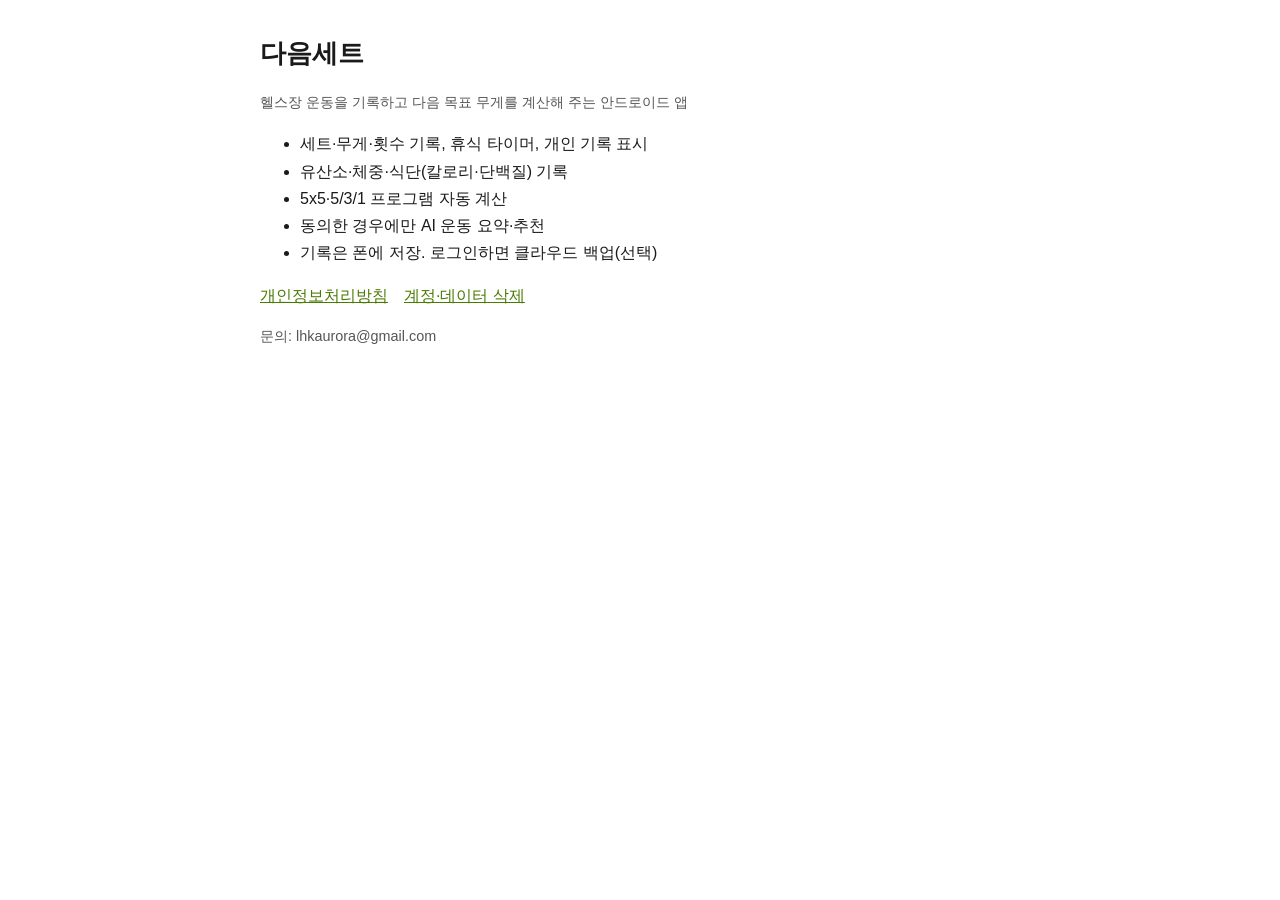
<file: index.html>
<!doctype html><html lang="ko"><head><meta charset="utf-8"><meta name="viewport" content="width=device-width,initial-scale=1">
<title>다음세트</title><link rel="stylesheet" href="style.css"></head><body><main>
<h1>다음세트</h1>
<p class="muted">헬스장 운동을 기록하고 다음 목표 무게를 계산해 주는 안드로이드 앱</p>
<ul>
<li>세트·무게·횟수 기록, 휴식 타이머, 개인 기록 표시</li>
<li>유산소·체중·식단(칼로리·단백질) 기록</li>
<li>5x5·5/3/1 프로그램 자동 계산</li>
<li>동의한 경우에만 AI 운동 요약·추천</li>
<li>기록은 폰에 저장. 로그인하면 클라우드 백업(선택)</li>
</ul>
<nav><a href="privacy.html">개인정보처리방침</a><a href="delete-account.html">계정·데이터 삭제</a></nav>
<p class="muted">문의: lhkaurora@gmail.com</p>
</main></body></html>
</file>
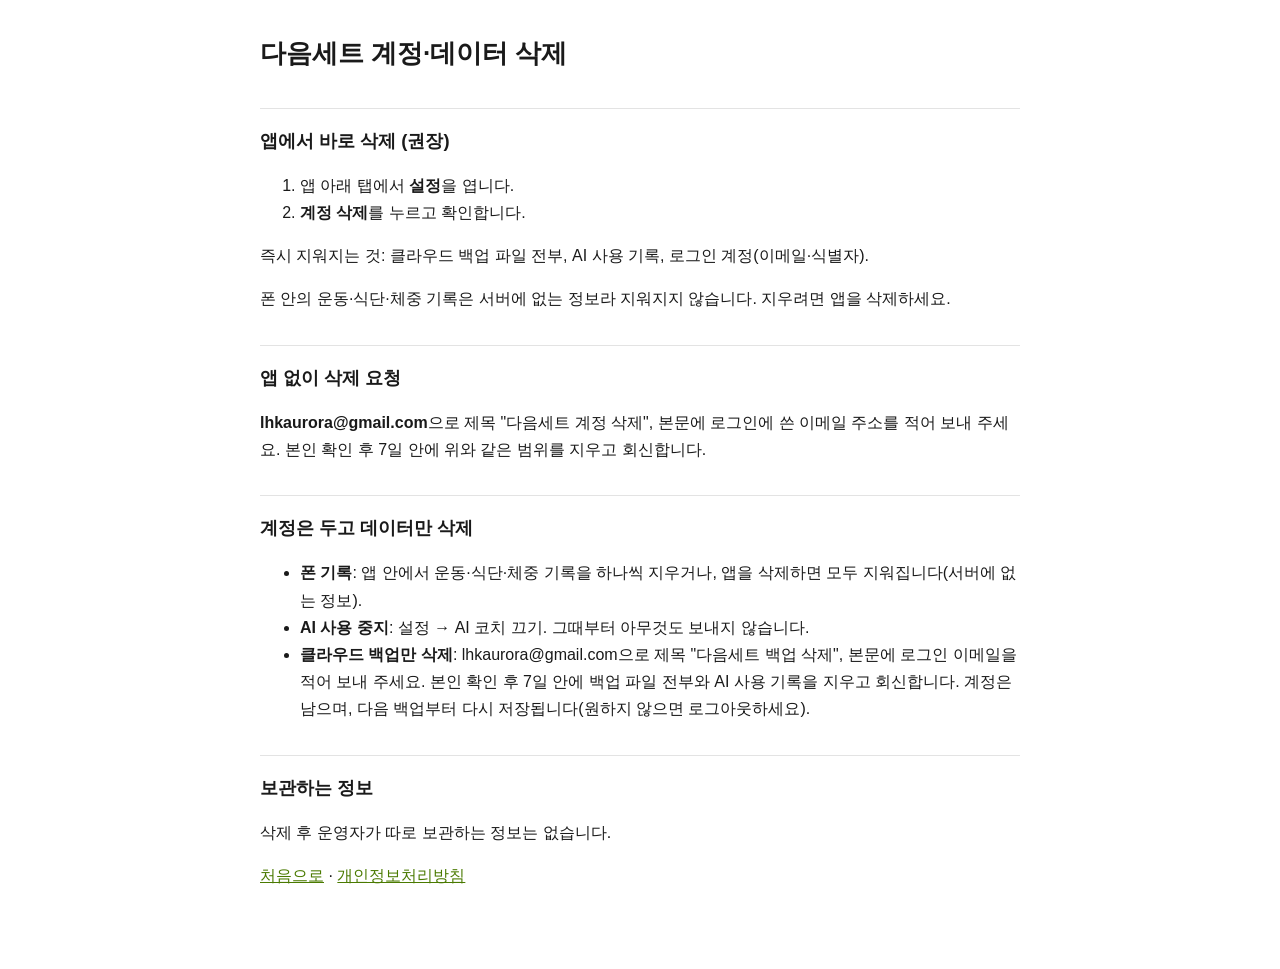
<file: delete-account.html>
<!doctype html><html lang="ko"><head><meta charset="utf-8"><meta name="viewport" content="width=device-width,initial-scale=1">
<title>계정·데이터 삭제</title><link rel="stylesheet" href="style.css"></head><body><main>
<h1>다음세트 계정·데이터 삭제</h1>
<h2>앱에서 바로 삭제 (권장)</h2>
<ol><li>앱 아래 탭에서 <b>설정</b>을 엽니다.</li><li><b>계정 삭제</b>를 누르고 확인합니다.</li></ol>
<p>즉시 지워지는 것: 클라우드 백업 파일 전부, AI 사용 기록, 로그인 계정(이메일·식별자).</p>
<p>폰 안의 운동·식단·체중 기록은 서버에 없는 정보라 지워지지 않습니다. 지우려면 앱을 삭제하세요.</p>
<h2>앱 없이 삭제 요청</h2>
<p><b>lhkaurora@gmail.com</b>으로 제목 "다음세트 계정 삭제", 본문에 로그인에 쓴 이메일 주소를 적어 보내 주세요. 본인 확인 후 7일 안에 위와 같은 범위를 지우고 회신합니다.</p>
<h2 id="data">계정은 두고 데이터만 삭제</h2>
<ul>
<li><b>폰 기록</b>: 앱 안에서 운동·식단·체중 기록을 하나씩 지우거나, 앱을 삭제하면 모두 지워집니다(서버에 없는 정보).</li>
<li><b>AI 사용 중지</b>: 설정 → AI 코치 끄기. 그때부터 아무것도 보내지 않습니다.</li>
<li><b>클라우드 백업만 삭제</b>: lhkaurora@gmail.com으로 제목 "다음세트 백업 삭제", 본문에 로그인 이메일을 적어 보내 주세요. 본인 확인 후 7일 안에 백업 파일 전부와 AI 사용 기록을 지우고 회신합니다. 계정은 남으며, 다음 백업부터 다시 저장됩니다(원하지 않으면 로그아웃하세요).</li>
</ul>
<h2>보관하는 정보</h2>
<p>삭제 후 운영자가 따로 보관하는 정보는 없습니다.</p>
<p><a href="index.html">처음으로</a> · <a href="privacy.html">개인정보처리방침</a></p>
</main></body></html>
</file>
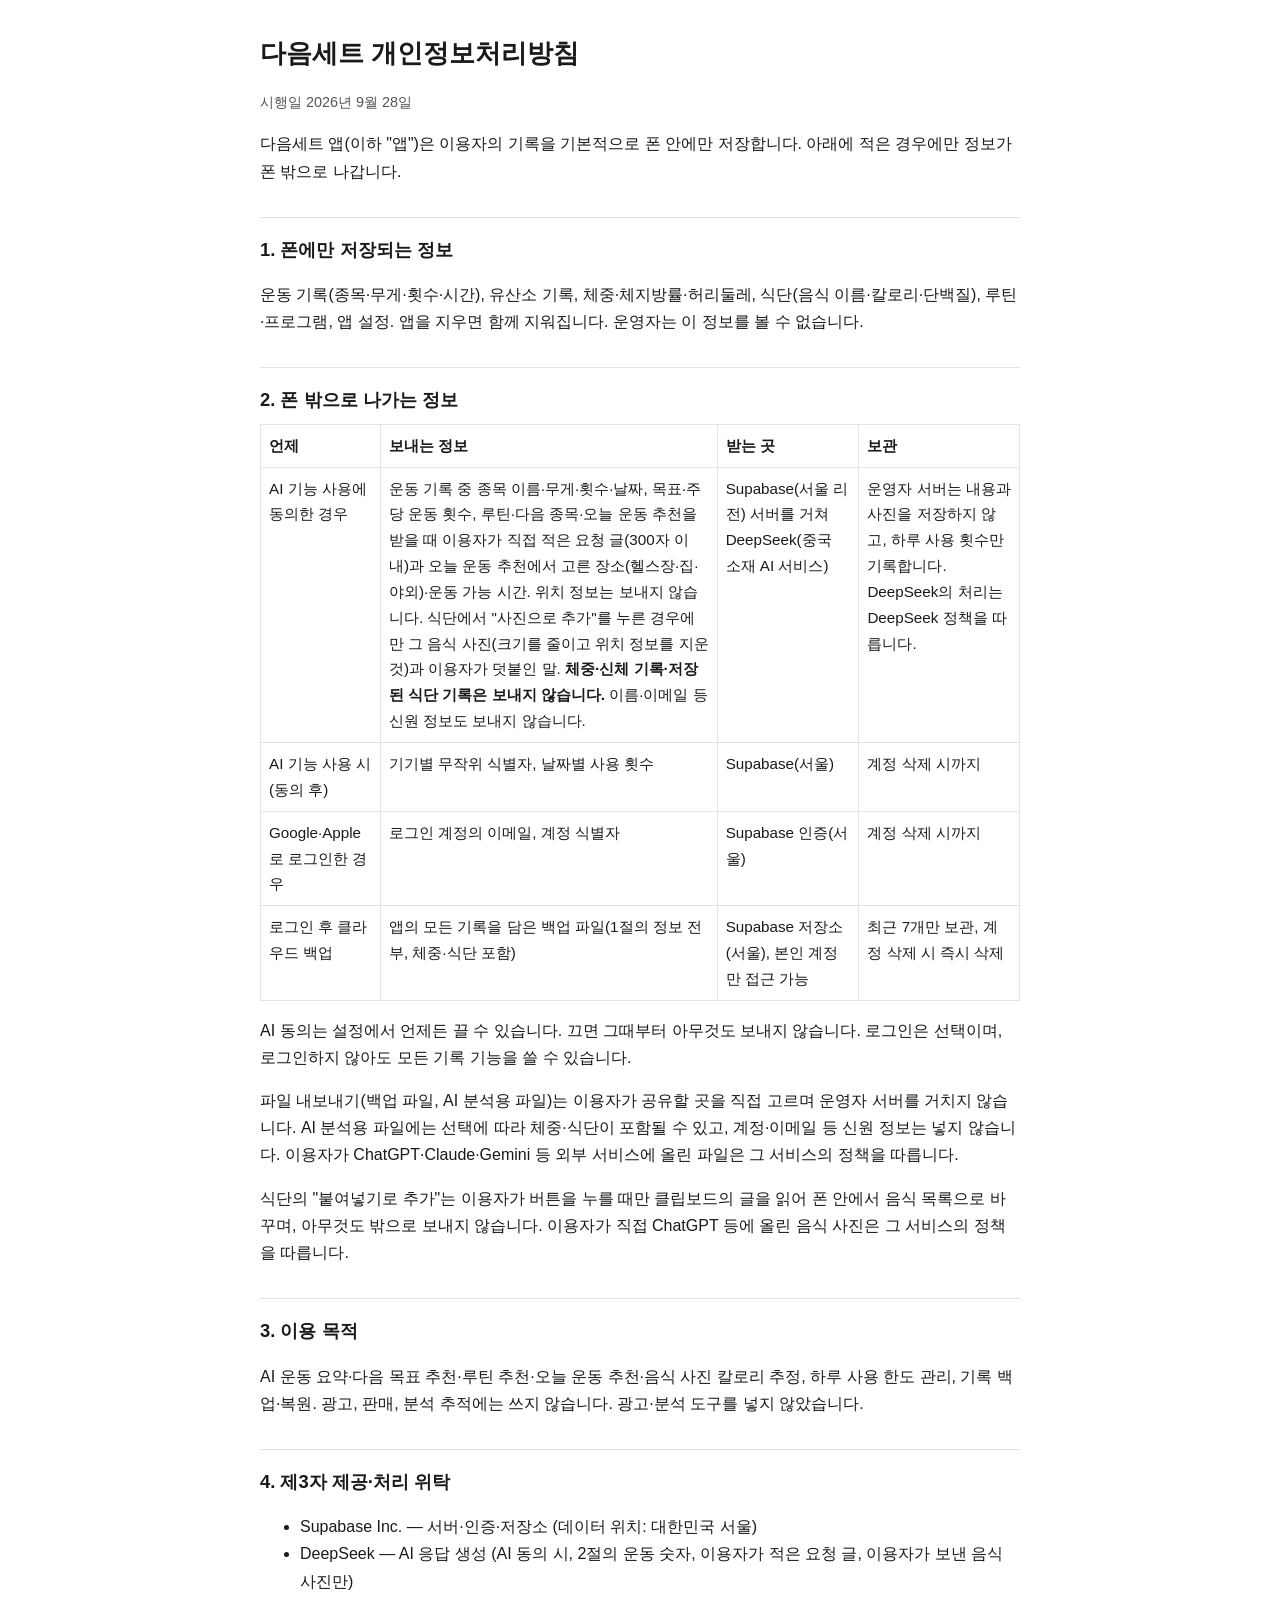
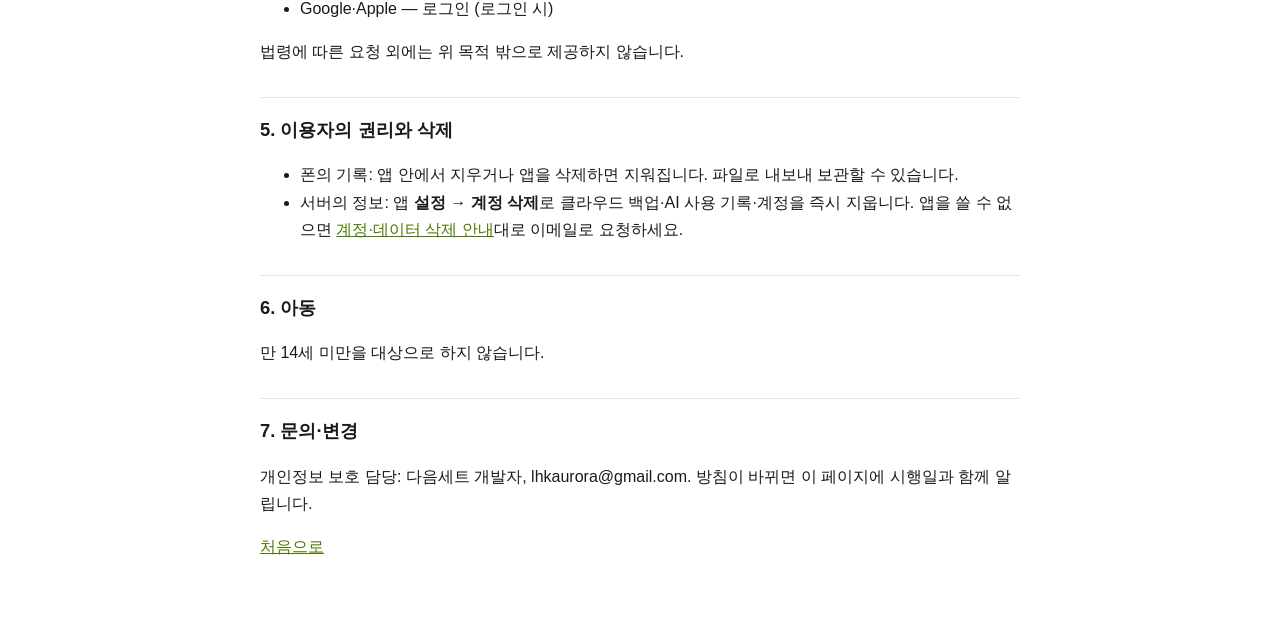
<file: privacy.html>
<!doctype html><html lang="ko"><head><meta charset="utf-8"><meta name="viewport" content="width=device-width,initial-scale=1">
<title>개인정보처리방침</title><link rel="stylesheet" href="style.css"></head><body><main>
<h1>다음세트 개인정보처리방침</h1>
<p class="muted">시행일 2026년 9월 28일</p>
<p>다음세트 앱(이하 "앱")은 이용자의 기록을 기본적으로 폰 안에만 저장합니다. 아래에 적은 경우에만 정보가 폰 밖으로 나갑니다.</p>

<h2>1. 폰에만 저장되는 정보</h2>
<p>운동 기록(종목·무게·횟수·시간), 유산소 기록, 체중·체지방률·허리둘레, 식단(음식 이름·칼로리·단백질), 루틴·프로그램, 앱 설정. 앱을 지우면 함께 지워집니다. 운영자는 이 정보를 볼 수 없습니다.</p>

<h2>2. 폰 밖으로 나가는 정보</h2>
<table>
<tr><th>언제</th><th>보내는 정보</th><th>받는 곳</th><th>보관</th></tr>
<tr><td>AI 기능 사용에 동의한 경우</td><td>운동 기록 중 종목 이름·무게·횟수·날짜, 목표·주당 운동 횟수, 루틴·다음 종목·오늘 운동 추천을 받을 때 이용자가 직접 적은 요청 글(300자 이내)과 오늘 운동 추천에서 고른 장소(헬스장·집·야외)·운동 가능 시간. 위치 정보는 보내지 않습니다. 식단에서 "사진으로 추가"를 누른 경우에만 그 음식 사진(크기를 줄이고 위치 정보를 지운 것)과 이용자가 덧붙인 말. <b>체중·신체 기록·저장된 식단 기록은 보내지 않습니다.</b> 이름·이메일 등 신원 정보도 보내지 않습니다.</td><td>Supabase(서울 리전) 서버를 거쳐 DeepSeek(중국 소재 AI 서비스)</td><td>운영자 서버는 내용과 사진을 저장하지 않고, 하루 사용 횟수만 기록합니다. DeepSeek의 처리는 DeepSeek 정책을 따릅니다.</td></tr>
<tr><td>AI 기능 사용 시(동의 후)</td><td>기기별 무작위 식별자, 날짜별 사용 횟수</td><td>Supabase(서울)</td><td>계정 삭제 시까지</td></tr>
<tr><td>Google·Apple로 로그인한 경우</td><td>로그인 계정의 이메일, 계정 식별자</td><td>Supabase 인증(서울)</td><td>계정 삭제 시까지</td></tr>
<tr><td>로그인 후 클라우드 백업</td><td>앱의 모든 기록을 담은 백업 파일(1절의 정보 전부, 체중·식단 포함)</td><td>Supabase 저장소(서울), 본인 계정만 접근 가능</td><td>최근 7개만 보관, 계정 삭제 시 즉시 삭제</td></tr>
</table>
<p>AI 동의는 설정에서 언제든 끌 수 있습니다. 끄면 그때부터 아무것도 보내지 않습니다. 로그인은 선택이며, 로그인하지 않아도 모든 기록 기능을 쓸 수 있습니다.</p>
<p>파일 내보내기(백업 파일, AI 분석용 파일)는 이용자가 공유할 곳을 직접 고르며 운영자 서버를 거치지 않습니다. AI 분석용 파일에는 선택에 따라 체중·식단이 포함될 수 있고, 계정·이메일 등 신원 정보는 넣지 않습니다. 이용자가 ChatGPT·Claude·Gemini 등 외부 서비스에 올린 파일은 그 서비스의 정책을 따릅니다.</p>
<p>식단의 "붙여넣기로 추가"는 이용자가 버튼을 누를 때만 클립보드의 글을 읽어 폰 안에서 음식 목록으로 바꾸며, 아무것도 밖으로 보내지 않습니다. 이용자가 직접 ChatGPT 등에 올린 음식 사진은 그 서비스의 정책을 따릅니다.</p>

<h2>3. 이용 목적</h2>
<p>AI 운동 요약·다음 목표 추천·루틴 추천·오늘 운동 추천·음식 사진 칼로리 추정, 하루 사용 한도 관리, 기록 백업·복원. 광고, 판매, 분석 추적에는 쓰지 않습니다. 광고·분석 도구를 넣지 않았습니다.</p>

<h2>4. 제3자 제공·처리 위탁</h2>
<ul>
<li>Supabase Inc. — 서버·인증·저장소 (데이터 위치: 대한민국 서울)</li>
<li>DeepSeek — AI 응답 생성 (AI 동의 시, 2절의 운동 숫자, 이용자가 적은 요청 글, 이용자가 보낸 음식 사진만)</li>
<li>Google·Apple — 로그인 (로그인 시)</li>
</ul>
<p>법령에 따른 요청 외에는 위 목적 밖으로 제공하지 않습니다.</p>

<h2>5. 이용자의 권리와 삭제</h2>
<ul>
<li>폰의 기록: 앱 안에서 지우거나 앱을 삭제하면 지워집니다. 파일로 내보내 보관할 수 있습니다.</li>
<li>서버의 정보: 앱 <b>설정 → 계정 삭제</b>로 클라우드 백업·AI 사용 기록·계정을 즉시 지웁니다. 앱을 쓸 수 없으면 <a href="delete-account.html">계정·데이터 삭제 안내</a>대로 이메일로 요청하세요.</li>
</ul>

<h2>6. 아동</h2>
<p>만 14세 미만을 대상으로 하지 않습니다.</p>

<h2>7. 문의·변경</h2>
<p>개인정보 보호 담당: 다음세트 개발자, lhkaurora@gmail.com. 방침이 바뀌면 이 페이지에 시행일과 함께 알립니다.</p>
<p><a href="index.html">처음으로</a></p>
</main></body></html>
</file>
<file: style.css>
:root{--bg:#fff;--fg:#1a1a1a;--muted:#555;--line:#e3e3e3;--accent:#4a7a00}
@media (prefers-color-scheme:dark){:root{--bg:#121212;--fg:#ececec;--muted:#aaa;--line:#2c2c2c;--accent:#b8e05a}}
body{margin:0;background:var(--bg);color:var(--fg);font:16px/1.7 -apple-system,"Apple SD Gothic Neo","Noto Sans KR",sans-serif}
main{max-width:760px;margin:0 auto;padding:32px 16px 64px}
h1{font-size:1.6rem;margin:0 0 4px}h2{font-size:1.15rem;margin:32px 0 8px;padding-top:16px;border-top:1px solid var(--line)}
p,li{color:var(--fg)}.muted{color:var(--muted);font-size:.9rem}
table{border-collapse:collapse;width:100%;font-size:.95rem}th,td{border:1px solid var(--line);padding:8px;text-align:left;vertical-align:top}
a{color:var(--accent)}nav a{margin-right:16px}
</file>
